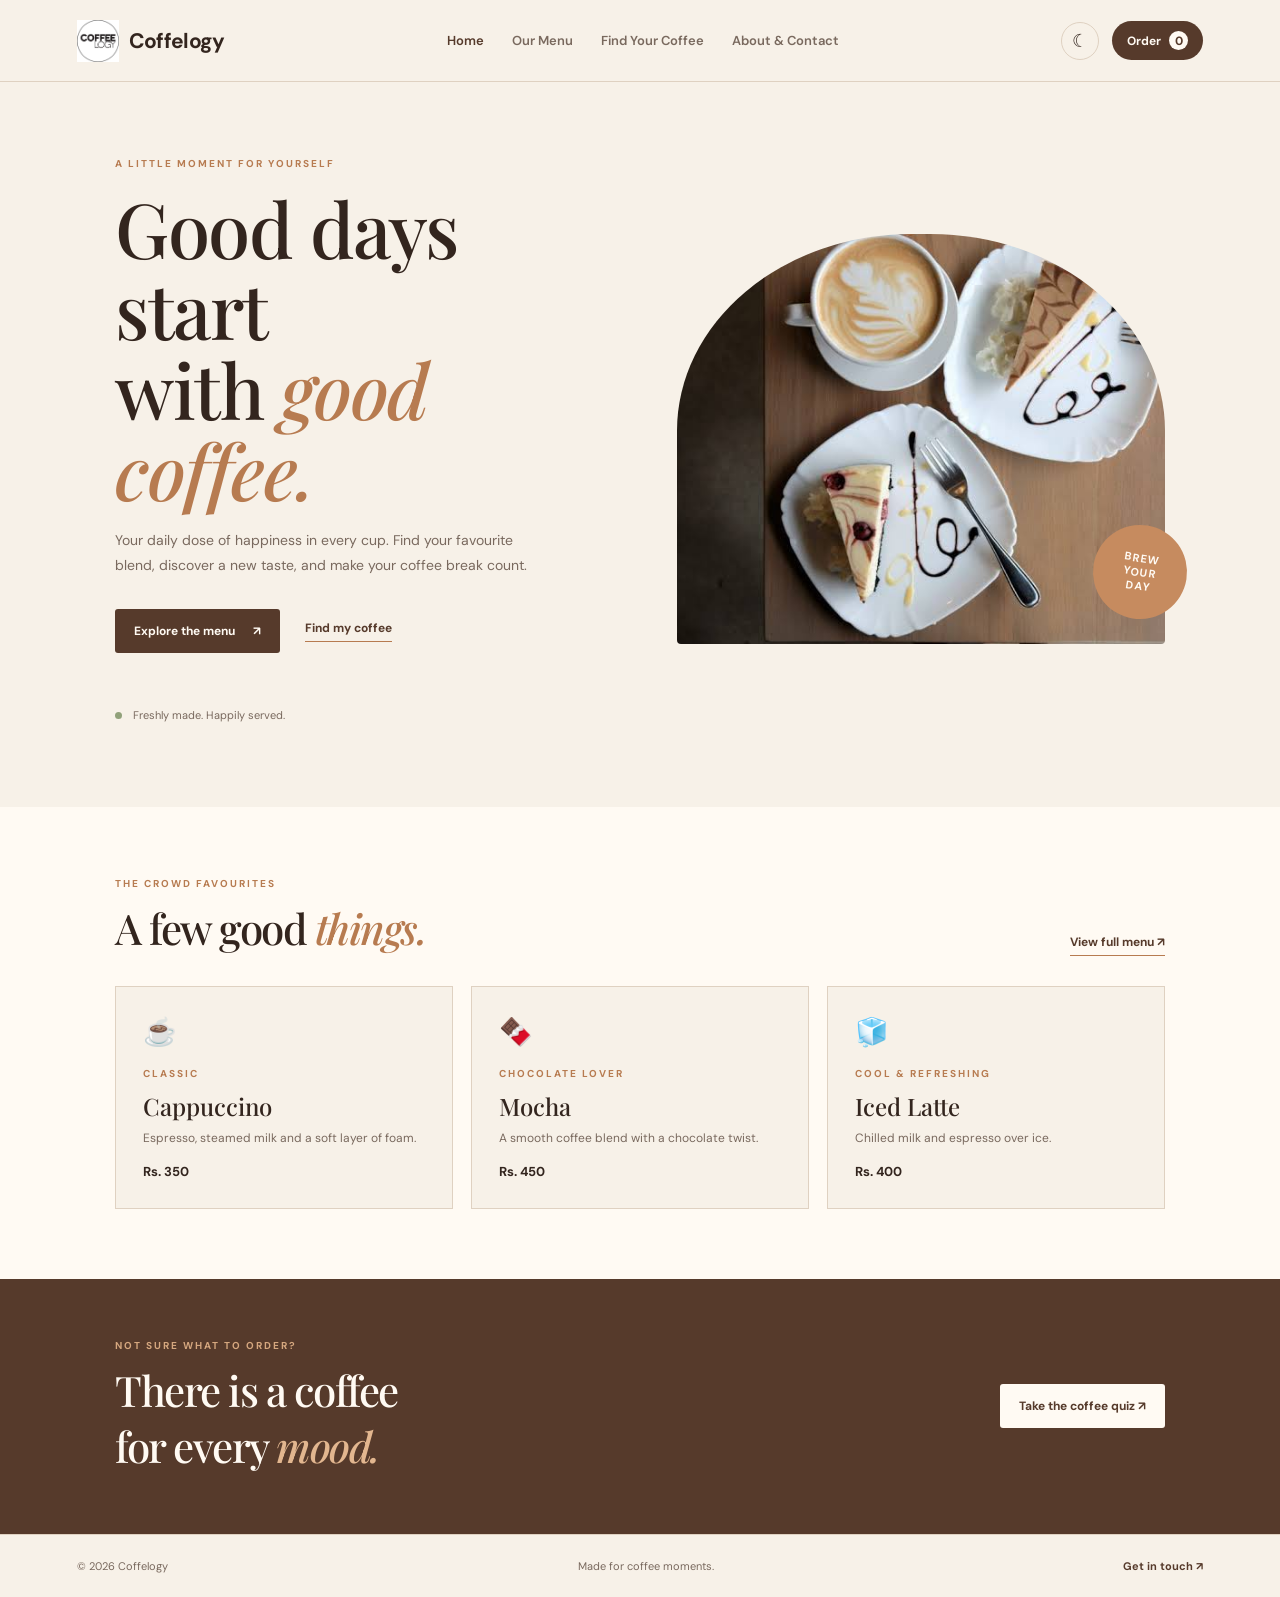
<file: index.html>
<!DOCTYPE html>
<html lang="en">
<head>
    <meta charset="UTF-8">
    <meta name="viewport" content="width=device-width, initial-scale=1.0">
    <title>Coffelogy | Home</title>
    <link rel="stylesheet" href="style.css">
    <script src="script.js" defer></script>
</head>
<body>
<header class="site-header">
    <a class="brand" href="index.html"><img src="images/coffee logo.webp" alt="Coffelogy logo"><span>Coffelogy</span></a>
    <button class="menu-toggle" aria-label="Open navigation" aria-expanded="false">☰</button>
    <nav class="nav-links">
        <a class="active" href="index.html">Home</a>
        <a href="menu.html">Our Menu</a>
        <a href="discover.html">Find Your Coffee</a>
        <a href="about.html">About & Contact</a>
    </nav>
    <div class="header-actions">
        <button class="icon-button theme-toggle" aria-label="Toggle dark mode" title="Toggle theme">☾</button>
        <a class="cart-link" href="menu.html">Order <span class="cart-count">0</span></a>
    </div>
</header>

<main>
    <section class="hero">
        <div class="hero-copy">
            <p class="eyebrow">A LITTLE MOMENT FOR YOURSELF</p>
            <h1>Good days start<br>with <em>good coffee.</em></h1>
            <p class="hero-description">Your daily dose of happiness in every cup. Find your favourite blend, discover a new taste, and make your coffee break count.</p>
            <div class="hero-buttons">
                <a class="button button-dark" href="menu.html">Explore the menu <span>↗</span></a>
                <a class="text-link" href="discover.html">Find my coffee</a>
            </div>
            <div class="hero-note"><span class="note-dot"></span> Freshly made. Happily served.</div>
        </div>
        <div class="hero-image-wrap">
            <img class="hero-image" src="images/coffee page.jpg" alt="A freshly prepared cup of coffee">
            <div class="image-sticker">BREW<br>YOUR<br>DAY</div>
        </div>
    </section>

    <section class="section featured-section">
        <div class="section-heading">
            <div><p class="eyebrow">THE CROWD FAVOURITES</p><h2>A few good <em>things.</em></h2></div>
            <a class="text-link" href="menu.html">View full menu ↗</a>
        </div>
        <div class="feature-grid">
            <article class="feature-card"><div class="feature-icon">☕</div><p class="card-tag">CLASSIC</p><h3>Cappuccino</h3><p>Espresso, steamed milk and a soft layer of foam.</p><strong>Rs. 350</strong></article>
            <article class="feature-card"><div class="feature-icon">🍫</div><p class="card-tag">CHOCOLATE LOVER</p><h3>Mocha</h3><p>A smooth coffee blend with a chocolate twist.</p><strong>Rs. 450</strong></article>
            <article class="feature-card"><div class="feature-icon">🧊</div><p class="card-tag">COOL & REFRESHING</p><h3>Iced Latte</h3><p>Chilled milk and espresso over ice.</p><strong>Rs. 400</strong></article>
        </div>
    </section>

    <section class="wide-callout">
        <div><p class="eyebrow">NOT SURE WHAT TO ORDER?</p><h2>There is a coffee<br>for every <em>mood.</em></h2></div>
        <a class="button button-light" href="discover.html">Take the coffee quiz ↗</a>
    </section>
</main>
<footer class="site-footer"><span>© 2026 Coffelogy</span><span>Made for coffee moments.</span><a href="about.html">Get in touch ↗</a></footer>
</body>
</html>
</file>
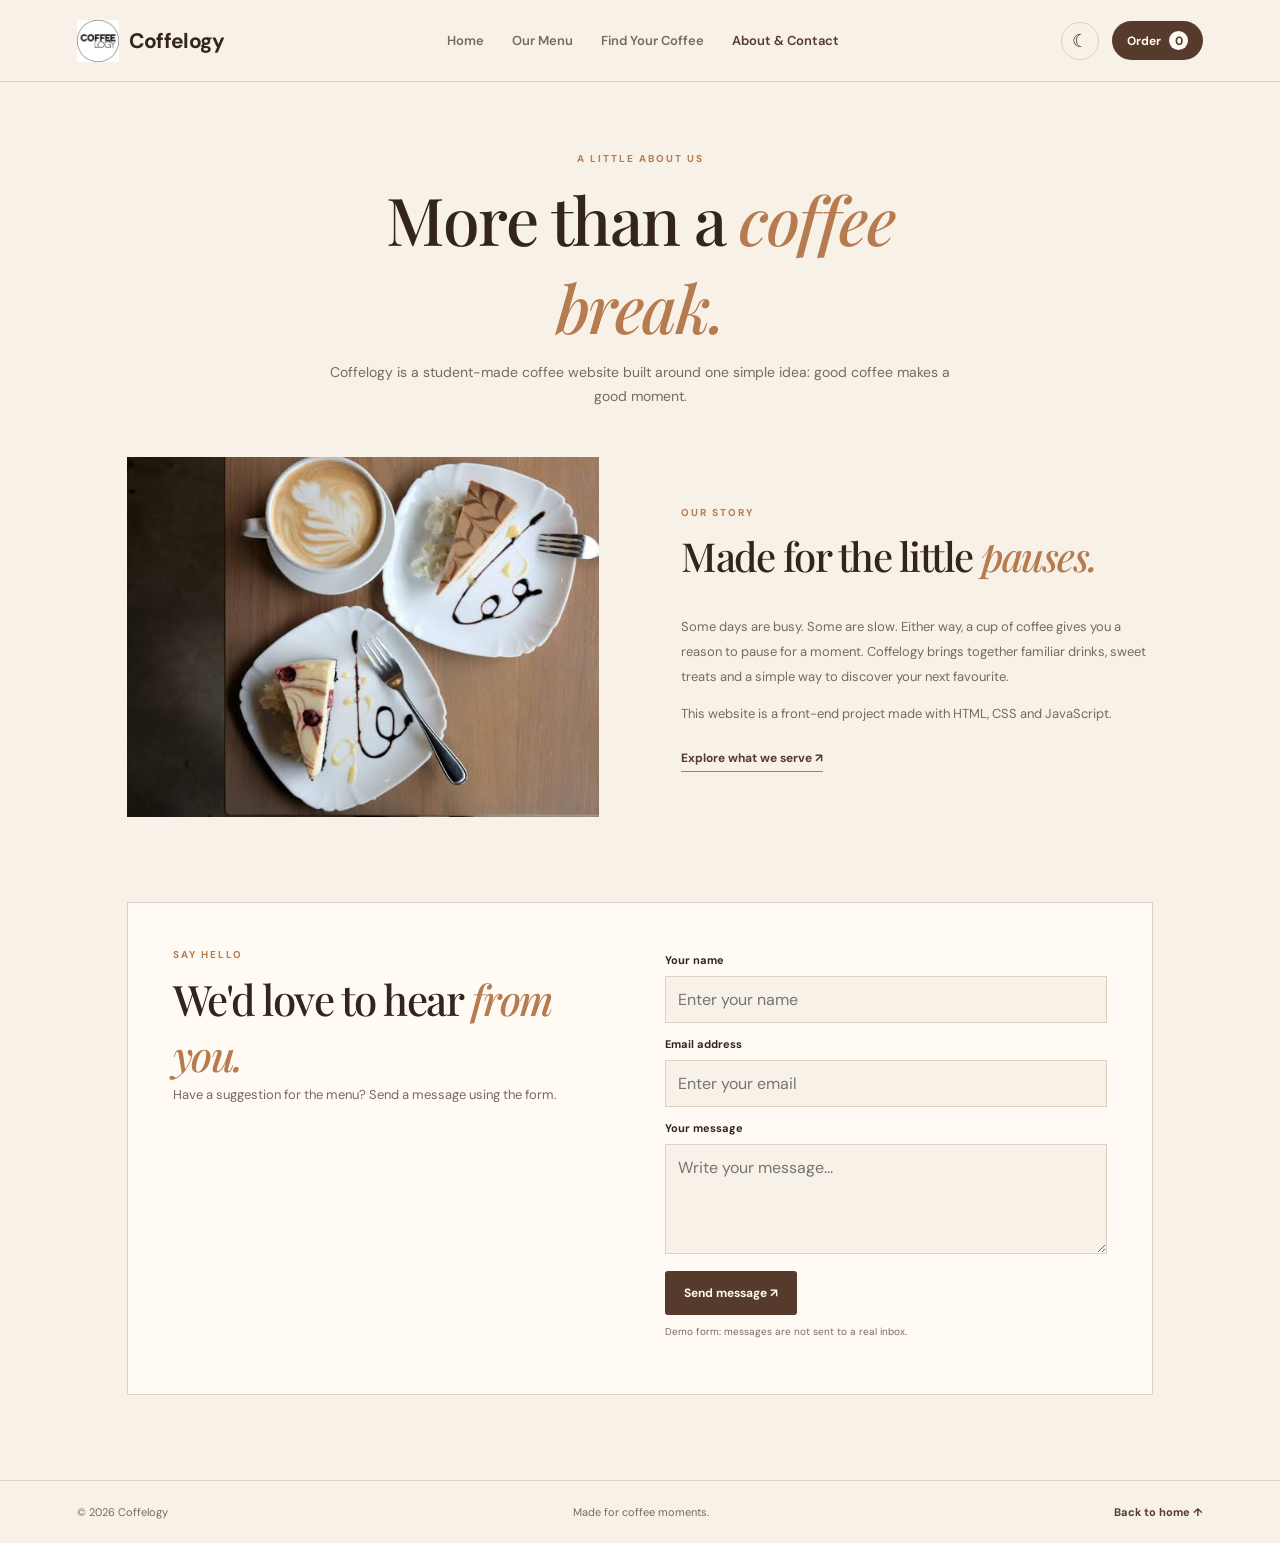
<file: about.html>
<!DOCTYPE html>
<html lang="en">
<head>
    <meta charset="UTF-8">
    <meta name="viewport" content="width=device-width, initial-scale=1.0">
    <title>Coffelogy | About & Contact</title>
    <link rel="stylesheet" href="style.css">
    <script src="script.js" defer></script>
</head>
<body>
<header class="site-header">
    <a class="brand" href="index.html"><img src="images/coffee logo.webp" alt="Coffelogy logo"><span>Coffelogy</span></a>
    <button class="menu-toggle" aria-label="Open navigation" aria-expanded="false">☰</button>
    <nav class="nav-links"><a href="index.html">Home</a><a href="menu.html">Our Menu</a><a href="discover.html">Find Your Coffee</a><a class="active" href="about.html">About & Contact</a></nav>
    <div class="header-actions"><button class="icon-button theme-toggle" aria-label="Toggle dark mode" title="Toggle theme">☾</button><a class="cart-link" href="menu.html#your-order">Order <span class="cart-count">0</span></a></div>
</header>

<main class="page-main">
    <section class="page-intro"><p class="eyebrow">A LITTLE ABOUT US</p><h1>More than a <em>coffee break.</em></h1><p>Coffelogy is a student-made coffee website built around one simple idea: good coffee makes a good moment.</p></section>
    <section class="story-layout"><div class="story-image"><img src="images/coffee page.jpg" alt="Coffee prepared for a relaxing break"></div><div class="story-copy"><p class="eyebrow">OUR STORY</p><h2>Made for the little <em>pauses.</em></h2><p>Some days are busy. Some are slow. Either way, a cup of coffee gives you a reason to pause for a moment. Coffelogy brings together familiar drinks, sweet treats and a simple way to discover your next favourite.</p><p>This website is a front-end project made with HTML, CSS and JavaScript.</p><a class="text-link" href="menu.html">Explore what we serve ↗</a></div></section>
    <section class="contact-section">
        <div><p class="eyebrow">SAY HELLO</p><h2>We'd love to hear <em>from you.</em></h2><p>Have a suggestion for the menu? Send a message using the form.</p></div>
        <form class="contact-form" id="contact-form">
            <label for="visitor-name">Your name</label><input id="visitor-name" type="text" placeholder="Enter your name" required>
            <label for="visitor-email">Email address</label><input id="visitor-email" type="email" placeholder="Enter your email" required>
            <label for="visitor-message">Your message</label><textarea id="visitor-message" rows="4" placeholder="Write your message..." required></textarea>
            <button class="button button-dark" type="submit">Send message ↗</button>
            <p class="form-message" id="form-message" aria-live="polite">Demo form: messages are not sent to a real inbox.</p>
        </form>
    </section>
</main>
<footer class="site-footer"><span>© 2026 Coffelogy</span><span>Made for coffee moments.</span><a href="index.html">Back to home ↑</a></footer>
</body>
</html>
</file>
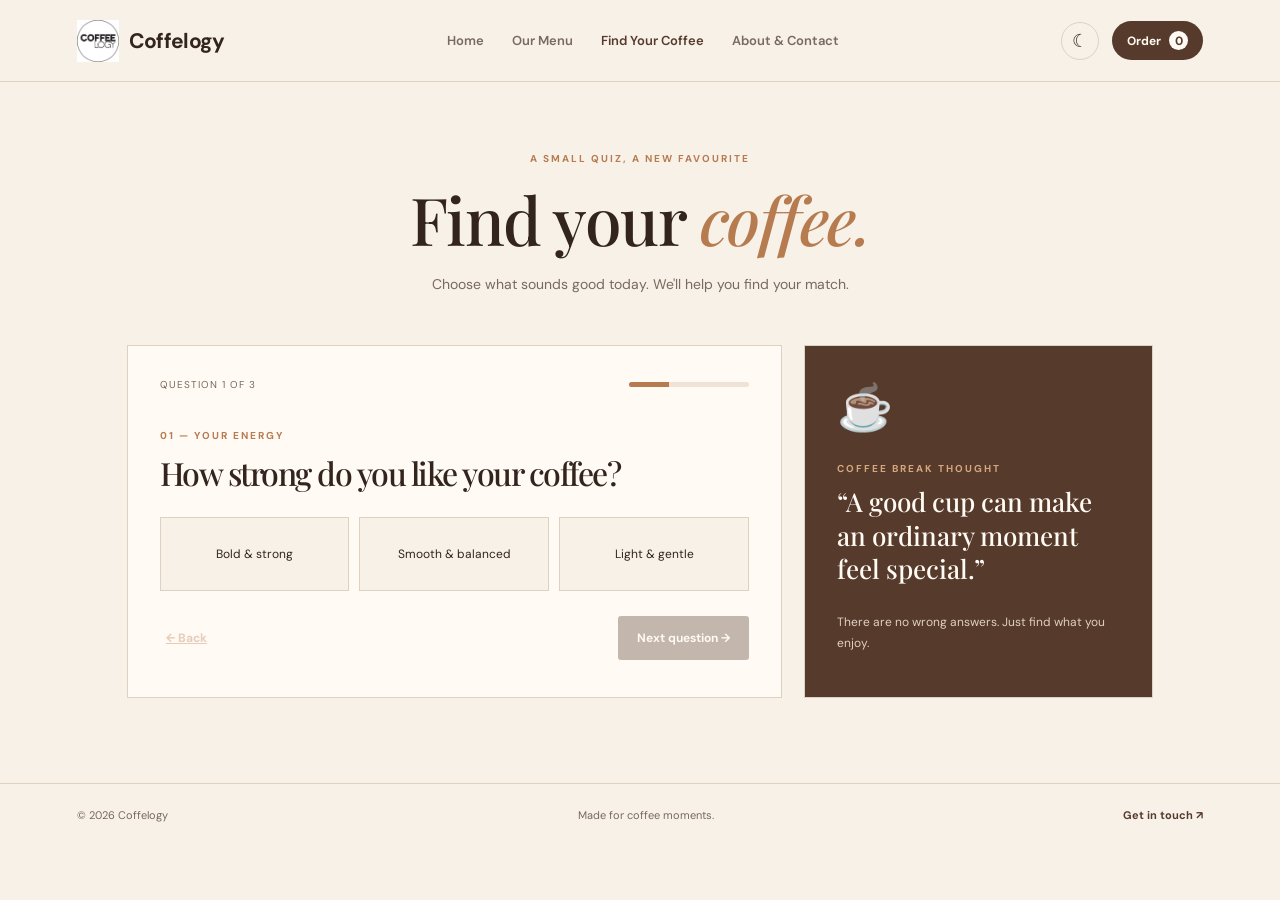
<file: discover.html>
<!DOCTYPE html>
<html lang="en">
<head>
    <meta charset="UTF-8">
    <meta name="viewport" content="width=device-width, initial-scale=1.0">
    <title>Coffelogy | Find Your Coffee</title>
    <link rel="stylesheet" href="style.css">
    <script src="script.js" defer></script>
</head>
<body>
<header class="site-header">
    <a class="brand" href="index.html"><img src="images/coffee logo.webp" alt="Coffelogy logo"><span>Coffelogy</span></a>
    <button class="menu-toggle" aria-label="Open navigation" aria-expanded="false">☰</button>
    <nav class="nav-links"><a href="index.html">Home</a><a href="menu.html">Our Menu</a><a class="active" href="discover.html">Find Your Coffee</a><a href="about.html">About & Contact</a></nav>
    <div class="header-actions"><button class="icon-button theme-toggle" aria-label="Toggle dark mode" title="Toggle theme">☾</button><a class="cart-link" href="menu.html#your-order">Order <span class="cart-count">0</span></a></div>
</header>

<main class="page-main">
    <section class="page-intro"><p class="eyebrow">A SMALL QUIZ, A NEW FAVOURITE</p><h1>Find your <em>coffee.</em></h1><p>Choose what sounds good today. We'll help you find your match.</p></section>
    <section class="quiz-layout">
        <div class="quiz-card">
            <div class="quiz-progress"><span id="quiz-progress-text">QUESTION 1 OF 3</span><div class="progress-track"><span id="quiz-progress-bar"></span></div></div>
            <div class="quiz-question active" data-step="1"><p class="eyebrow">01 — YOUR ENERGY</p><h2>How strong do you like your coffee?</h2><div class="choice-grid"><button class="choice-button" data-group="strength" data-value="strong">Bold & strong</button><button class="choice-button" data-group="strength" data-value="balanced">Smooth & balanced</button><button class="choice-button" data-group="strength" data-value="mild">Light & gentle</button></div></div>
            <div class="quiz-question" data-step="2"><p class="eyebrow">02 — YOUR FLAVOUR</p><h2>What flavour are you in the mood for?</h2><div class="choice-grid"><button class="choice-button" data-group="flavour" data-value="chocolate">Chocolate</button><button class="choice-button" data-group="flavour" data-value="classic">Classic coffee</button><button class="choice-button" data-group="flavour" data-value="fresh">Fresh & refreshing</button></div></div>
            <div class="quiz-question" data-step="3"><p class="eyebrow">03 — YOUR STYLE</p><h2>How do you take your coffee?</h2><div class="choice-grid"><button class="choice-button" data-group="style" data-value="milk">With milk</button><button class="choice-button" data-group="style" data-value="black">Black</button><button class="choice-button" data-group="style" data-value="iced">Over ice</button></div></div>
            <div class="quiz-controls"><button class="clear-button" id="quiz-back" disabled>← Back</button><button class="button button-dark" id="quiz-next" disabled>Next question →</button></div>
        </div>
        <aside class="quiz-aside"><div class="aside-symbol">☕</div><p class="eyebrow">COFFEE BREAK THOUGHT</p><h3>“A good cup can make an ordinary moment feel special.”</h3><p>There are no wrong answers. Just find what you enjoy.</p></aside>
    </section>
    <section class="result-card hidden" id="quiz-result" aria-live="polite"><p class="eyebrow">YOUR COFFELOGY MATCH</p><div class="result-icon" id="result-icon">☕</div><h2 id="result-name">Cappuccino</h2><p id="result-description"></p><div class="result-actions"><a class="button button-dark" href="menu.html">See the menu ↗</a><button class="clear-button" id="quiz-restart">Try again</button></div></section>
</main>
<footer class="site-footer"><span>© 2026 Coffelogy</span><span>Made for coffee moments.</span><a href="about.html">Get in touch ↗</a></footer>
</body>
</html>
</file>
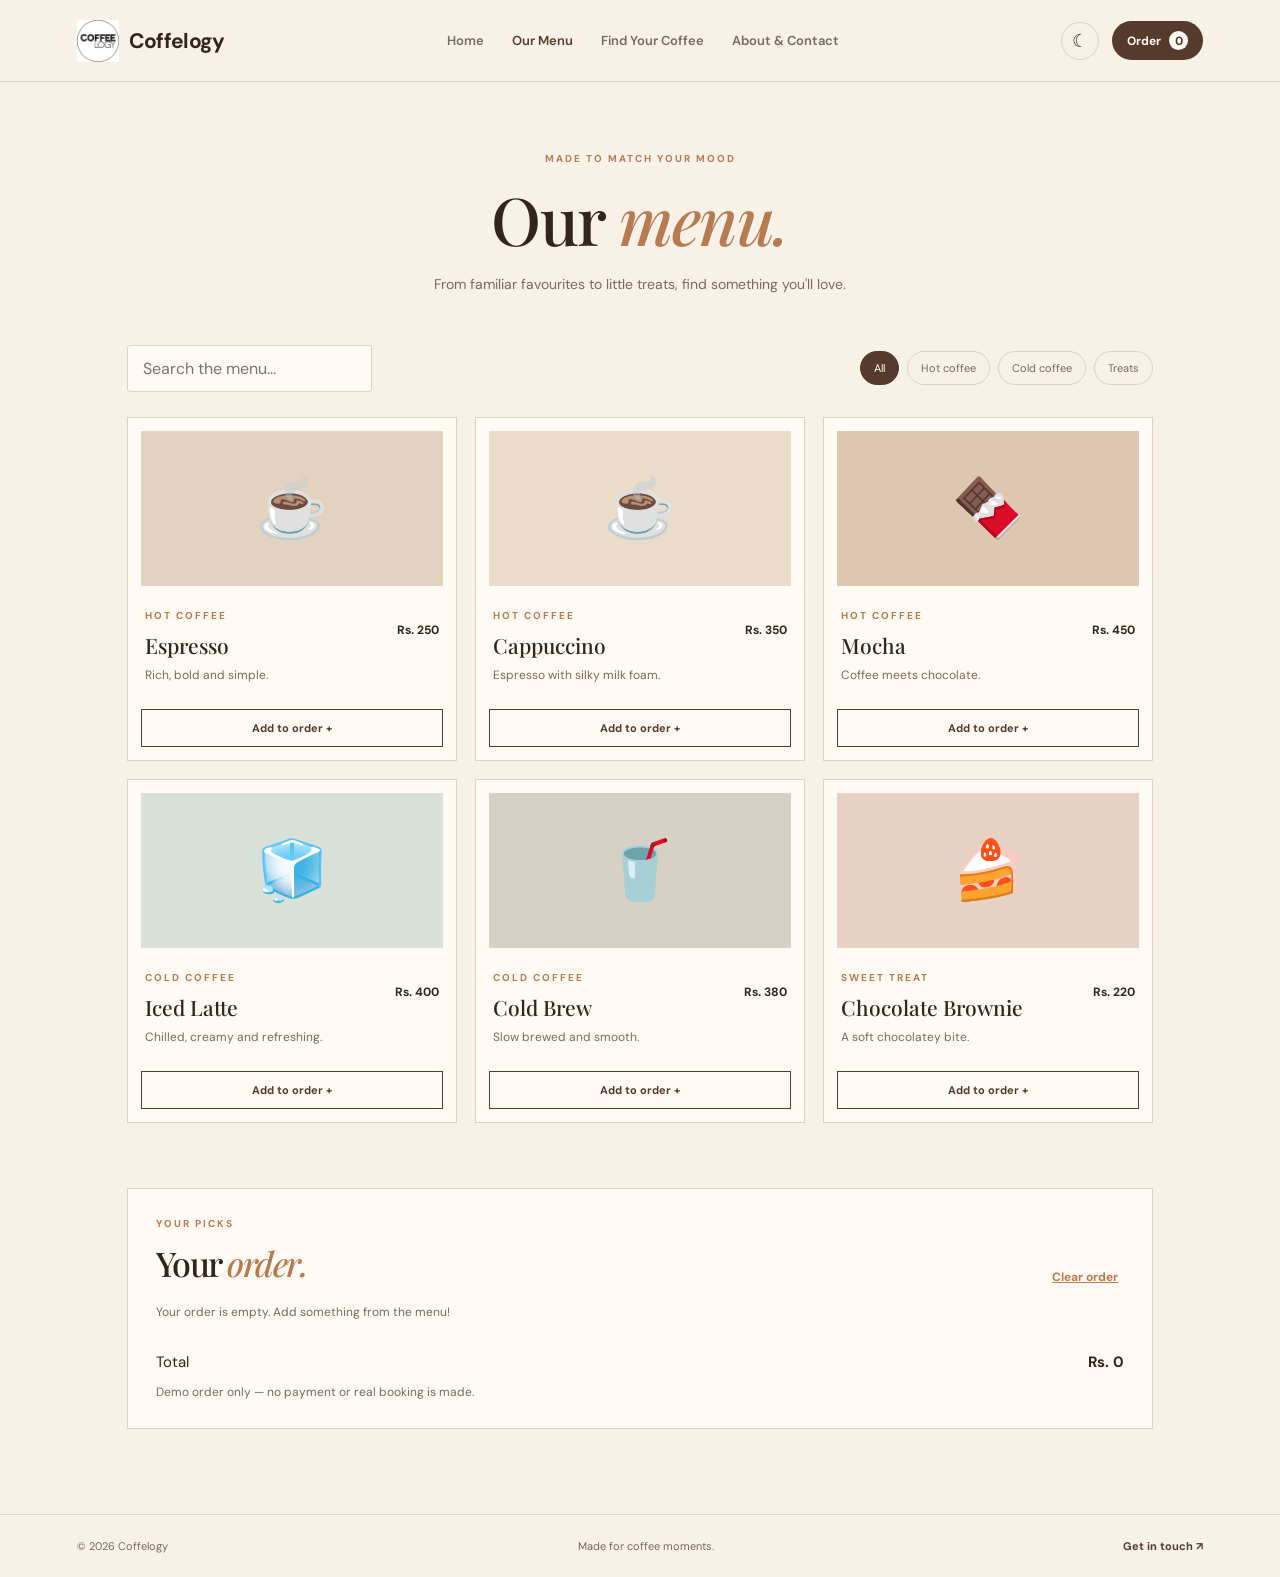
<file: menu.html>
<!DOCTYPE html>
<html lang="en">
<head>
    <meta charset="UTF-8">
    <meta name="viewport" content="width=device-width, initial-scale=1.0">
    <title>Coffelogy | Our Menu</title>
    <link rel="stylesheet" href="style.css">
    <script src="script.js" defer></script>
</head>
<body>
<header class="site-header">
    <a class="brand" href="index.html"><img src="images/coffee logo.webp" alt="Coffelogy logo"><span>Coffelogy</span></a>
    <button class="menu-toggle" aria-label="Open navigation" aria-expanded="false">☰</button>
    <nav class="nav-links"><a href="index.html">Home</a><a class="active" href="menu.html">Our Menu</a><a href="discover.html">Find Your Coffee</a><a href="about.html">About & Contact</a></nav>
    <div class="header-actions"><button class="icon-button theme-toggle" aria-label="Toggle dark mode" title="Toggle theme">☾</button><a class="cart-link" href="#your-order">Order <span class="cart-count">0</span></a></div>
</header>

<main class="page-main">
    <section class="page-intro"><p class="eyebrow">MADE TO MATCH YOUR MOOD</p><h1>Our <em>menu.</em></h1><p>From familiar favourites to little treats, find something you'll love.</p></section>
    <section class="menu-tools">
        <input type="search" id="menu-search" placeholder="Search the menu..." aria-label="Search menu">
        <div class="filter-buttons" aria-label="Filter menu">
            <button class="filter-button selected" data-filter="all">All</button>
            <button class="filter-button" data-filter="hot">Hot coffee</button>
            <button class="filter-button" data-filter="cold">Cold coffee</button>
            <button class="filter-button" data-filter="treat">Treats</button>
        </div>
    </section>
    <section class="menu-grid" id="menu-grid">
        <article class="menu-card" data-category="hot" data-name="espresso"><div class="product-art art-espresso">☕</div><div class="menu-card-info"><div><span class="card-tag">HOT COFFEE</span><h3>Espresso</h3><p>Rich, bold and simple.</p></div><strong>Rs. 250</strong></div><button class="add-button" data-name="Espresso" data-price="250">Add to order +</button></article>
        <article class="menu-card" data-category="hot" data-name="cappuccino"><div class="product-art art-cappuccino">☕</div><div class="menu-card-info"><div><span class="card-tag">HOT COFFEE</span><h3>Cappuccino</h3><p>Espresso with silky milk foam.</p></div><strong>Rs. 350</strong></div><button class="add-button" data-name="Cappuccino" data-price="350">Add to order +</button></article>
        <article class="menu-card" data-category="hot" data-name="mocha"><div class="product-art art-mocha">🍫</div><div class="menu-card-info"><div><span class="card-tag">HOT COFFEE</span><h3>Mocha</h3><p>Coffee meets chocolate.</p></div><strong>Rs. 450</strong></div><button class="add-button" data-name="Mocha" data-price="450">Add to order +</button></article>
        <article class="menu-card" data-category="cold" data-name="iced latte"><div class="product-art art-iced">🧊</div><div class="menu-card-info"><div><span class="card-tag">COLD COFFEE</span><h3>Iced Latte</h3><p>Chilled, creamy and refreshing.</p></div><strong>Rs. 400</strong></div><button class="add-button" data-name="Iced Latte" data-price="400">Add to order +</button></article>
        <article class="menu-card" data-category="cold" data-name="cold brew"><div class="product-art art-coldbrew">🥤</div><div class="menu-card-info"><div><span class="card-tag">COLD COFFEE</span><h3>Cold Brew</h3><p>Slow brewed and smooth.</p></div><strong>Rs. 380</strong></div><button class="add-button" data-name="Cold Brew" data-price="380">Add to order +</button></article>
        <article class="menu-card" data-category="treat" data-name="brownie"><div class="product-art art-brownie">🍰</div><div class="menu-card-info"><div><span class="card-tag">SWEET TREAT</span><h3>Chocolate Brownie</h3><p>A soft chocolatey bite.</p></div><strong>Rs. 220</strong></div><button class="add-button" data-name="Chocolate Brownie" data-price="220">Add to order +</button></article>
    </section>
    <section class="order-panel" id="your-order">
        <div class="section-heading"><div><p class="eyebrow">YOUR PICKS</p><h2>Your <em>order.</em></h2></div><button class="clear-button" id="clear-cart">Clear order</button></div>
        <div id="cart-items" class="cart-items"><p class="empty-cart">Your order is empty. Add something from the menu!</p></div>
        <div class="cart-total"><span>Total</span><strong id="cart-total">Rs. 0</strong></div>
        <p class="small-note">Demo order only — no payment or real booking is made.</p>
    </section>
</main>
<footer class="site-footer"><span>© 2026 Coffelogy</span><span>Made for coffee moments.</span><a href="about.html">Get in touch ↗</a></footer>
</body>
</html>
</file>
<file: style.css>
@import url('https://fonts.googleapis.com/css2?family=DM+Sans:wght@400;500;600;700&family=Playfair+Display:ital,wght@0,500;0,600;0,700;1,500;1,600&display=swap');


:root {
    --bg: #f7f1e8;
    --surface: #fffaf3;
    --surface-2: #eee3d5;
    --text: #33251e;
    --muted: #79695e;
    --brown: #563a2b;
    --brown-dark: #35231b;
    --line: #dfd1c1;
    --accent: #b77b50;
}
* { box-sizing: border-box; }
html { scroll-behavior: smooth; }
body { margin: 0; background: var(--bg); color: var(--text); font-family: 'DM Sans', Arial, sans-serif; transition: background .25s, color .25s; }
a { color: inherit; text-decoration: none; }
button, input, textarea { font: inherit; }
button { cursor: pointer; }
.site-header { min-height: 82px; padding: 14px 6%; display: flex; align-items: center; justify-content: space-between; gap: 24px; border-bottom: 1px solid var(--line); }
.brand { display: flex; align-items: center; gap: 10px; font-weight: 700; font-size: 21px; letter-spacing: -.7px; }
.brand img { width: 42px; height: 42px; object-fit: contain; }
.nav-links { display: flex; gap: 28px; align-items: center; }
.nav-links a { color: var(--muted); font-size: 13px; font-weight: 600; transition: color .2s; }
.nav-links a:hover, .nav-links a.active { color: var(--brown); }
.header-actions { display: flex; align-items: center; gap: 13px; }
.icon-button { width: 38px; height: 38px; border: 1px solid var(--line); border-radius: 50%; background: transparent; color: var(--text); font-size: 18px; }
.cart-link { background: var(--brown); color: #fffaf3; border-radius: 30px; padding: 10px 15px; font-size: 12px; font-weight: 700; }
.cart-count { display: inline-grid; place-items: center; min-width: 19px; height: 19px; padding: 0 4px; margin-left: 5px; background: #fffaf3; color: var(--brown); border-radius: 50%; }
.menu-toggle { display: none; border: 0; background: transparent; color: var(--text); font-size: 25px; }
.hero { display: grid; grid-template-columns: 1fr 1fr; align-items: center; gap: 7%; padding: 75px 9% 85px; min-height: 570px; }
.hero-copy { max-width: 540px; }
.eyebrow, .card-tag { color: var(--accent); font-size: 10px; font-weight: 700; letter-spacing: 2px; }
h1, h2, h3, p { margin-top: 0; }
h1, h2 { font-family: 'Playfair Display', Georgia, serif; font-weight: 500; letter-spacing: -1.5px; }
.hero h1 { font-size: clamp(48px, 6vw, 76px); line-height: 1.06; margin: 18px 0; }
h1 em, h2 em { color: var(--accent); font-weight: 500; }
.hero-description { color: var(--muted); max-width: 440px; line-height: 1.8; font-size: 14px; }
.hero-buttons { display: flex; align-items: center; gap: 25px; margin-top: 30px; }
.button { display: inline-flex; justify-content: center; align-items: center; gap: 18px; border: 0; border-radius: 3px; padding: 14px 19px; font-size: 12px; font-weight: 700; transition: transform .2s, background .2s; }
.button:hover, .add-button:hover { transform: translateY(-3px); }
.button-dark { background: var(--brown); color: #fffaf3; }
.button-dark:hover { background: var(--brown-dark); }
.button-light { background: var(--surface); color: var(--brown); }
.text-link { color: var(--brown); font-size: 12px; font-weight: 700; border-bottom: 1px solid var(--accent); padding-bottom: 5px; }
.hero-note { margin-top: 55px; color: var(--muted); font-size: 11px; }
.note-dot { display: inline-block; width: 7px; height: 7px; background: #91a17a; border-radius: 50%; margin-right: 8px; }
.hero-image-wrap { position: relative; max-width: 510px; justify-self: end; width: 100%; }
.hero-image { display: block; width: 100%; height: 410px; object-fit: cover; border-radius: 48% 48% 4px 4px; }
.image-sticker { position: absolute; right: -22px; bottom: 25px; display: grid; place-content: center; width: 94px; height: 94px; border-radius: 50%; background: #c68b5f; color: #fffaf3; text-align: center; font-size: 11px; line-height: 1.3; font-weight: 700; letter-spacing: 1px; transform: rotate(9deg); }
.section { padding: 70px 9%; }
.featured-section { background: var(--surface); }
.section-heading { display: flex; justify-content: space-between; align-items: end; gap: 20px; margin-bottom: 30px; }
.section-heading h2, .wide-callout h2, .contact-section h2 { font-size: 42px; margin: 8px 0 0; }
.feature-grid { display: grid; grid-template-columns: repeat(3, 1fr); gap: 18px; }
.feature-card { padding: 27px; background: var(--bg); border: 1px solid var(--line); min-height: 220px; transition: transform .2s; }
.feature-card:hover, .menu-card:hover { transform: translateY(-5px); }
.feature-icon { font-size: 27px; margin-bottom: 18px; }
.feature-card h3, .menu-card h3 { font-family: 'Playfair Display', Georgia, serif; font-size: 24px; font-weight: 500; margin: 7px 0; }
.feature-card p:not(.card-tag), .menu-card p { color: var(--muted); font-size: 12px; line-height: 1.6; }
.feature-card strong { font-size: 13px; }
.wide-callout { display: flex; align-items: center; justify-content: space-between; gap: 25px; padding: 60px 9%; background: var(--brown); color: #fffaf3; }
.wide-callout .eyebrow { color: #d5a77f; }
.wide-callout h2 em { color: #e2b68f; }
.site-footer { display: flex; justify-content: space-between; gap: 20px; padding: 24px 6%; color: var(--muted); font-size: 11px; border-top: 1px solid var(--line); }
.site-footer a { color: var(--brown); font-weight: 700; }
.page-main { max-width: 1180px; margin: auto; padding: 55px 6% 85px; }
.page-intro { text-align: center; margin: 15px auto 48px; max-width: 650px; }
.page-intro h1 { font-size: clamp(48px, 6vw, 66px); margin: 10px 0; }
.page-intro > p:last-child { color: var(--muted); font-size: 14px; line-height: 1.7; }
.menu-tools { display: flex; justify-content: space-between; align-items: center; gap: 20px; margin-bottom: 25px; }
#menu-search { width: 245px; padding: 12px 15px; border: 1px solid var(--line); background: var(--surface); color: var(--text); border-radius: 3px; outline: none; }
#menu-search:focus, .contact-form input:focus, .contact-form textarea:focus { border-color: var(--accent); }
.filter-buttons { display: flex; flex-wrap: wrap; gap: 8px; }
.filter-button { border: 1px solid var(--line); background: transparent; color: var(--muted); padding: 9px 13px; border-radius: 30px; font-size: 11px; }
.filter-button.selected { background: var(--brown); color: white; border-color: var(--brown); }
.menu-grid { display: grid; grid-template-columns: repeat(3, 1fr); gap: 18px; }
.menu-card { background: var(--surface); border: 1px solid var(--line); padding: 13px; transition: transform .2s; }
.product-art { height: 155px; display: grid; place-items: center; font-size: 58px; background: var(--surface-2); }
.art-espresso { background: #e4d2c1; }.art-cappuccino { background: #eadcc9; }.art-mocha { background: #ddc7b1; }.art-iced { background: #d8e0d8; }.art-coldbrew { background: #d7d0c4; }.art-brownie { background: #e7d1c5; }
.menu-card-info { display: flex; justify-content: space-between; gap: 10px; align-items: start; padding: 17px 4px 12px; }
.menu-card h3 { font-size: 21px; }
.menu-card-info strong { white-space: nowrap; font-size: 12px; padding-top: 19px; }
.add-button { width: 100%; padding: 11px; background: transparent; border: 1px solid var(--brown); color: var(--brown); font-size: 11px; font-weight: 700; transition: .2s; }
.add-button:hover { background: var(--brown); color: white; }
.order-panel { margin-top: 65px; padding: 28px; background: var(--surface); border: 1px solid var(--line); }
.order-panel .section-heading { margin-bottom: 18px; }
.order-panel h2 { font-size: 34px; }
.clear-button { border: 0; background: transparent; color: var(--accent); font-size: 12px; font-weight: 700; text-decoration: underline; }
.empty-cart, .small-note { color: var(--muted); font-size: 12px; }
.cart-row { display: grid; grid-template-columns: 1fr auto auto; gap: 20px; align-items: center; padding: 12px 0; border-bottom: 1px solid var(--line); font-size: 13px; }
.cart-row strong { font-size: 12px; }
.remove-item { border: 0; background: transparent; color: #a25c46; font-size: 11px; }
.cart-total { display: flex; justify-content: space-between; padding-top: 20px; font-size: 15px; }
.small-note { margin: 12px 0 0; }
.quiz-layout { display: grid; grid-template-columns: 1.5fr .8fr; gap: 22px; align-items: stretch; }
.quiz-card, .quiz-aside, .result-card { padding: 32px; background: var(--surface); border: 1px solid var(--line); }
.quiz-progress { display: flex; justify-content: space-between; align-items: center; gap: 15px; color: var(--muted); font-size: 10px; letter-spacing: 1px; }
.progress-track { width: 120px; height: 5px; background: var(--surface-2); border-radius: 10px; overflow: hidden; }
.progress-track span { display: block; width: 33.33%; height: 100%; background: var(--accent); transition: width .2s; }
.quiz-question { display: none; padding: 38px 0 25px; }
.quiz-question.active { display: block; }
.quiz-question h2 { font-size: 32px; line-height: 1.2; margin: 12px 0 25px; }
.choice-grid { display: grid; grid-template-columns: repeat(3, 1fr); gap: 10px; }
.choice-button { min-height: 74px; padding: 12px; background: var(--bg); border: 1px solid var(--line); color: var(--text); font-size: 12px; transition: .2s; }
.choice-button:hover, .choice-button.chosen { border-color: var(--accent); background: var(--surface-2); }
.quiz-controls { display: flex; justify-content: space-between; align-items: center; }
.quiz-controls button:disabled { opacity: .35; cursor: not-allowed; }
.quiz-aside { display: flex; flex-direction: column; justify-content: center; background: var(--brown); color: #fffaf3; }
.aside-symbol { font-size: 45px; margin-bottom: 25px; }
.quiz-aside .eyebrow { color: #d5a77f; }
.quiz-aside h3 { font-family: 'Playfair Display', Georgia, serif; font-size: 26px; font-weight: 500; line-height: 1.3; }
.quiz-aside p:last-child { color: #e0d0c2; font-size: 12px; line-height: 1.7; }
.result-card { text-align: center; max-width: 650px; margin: 30px auto 0; }
.result-icon { font-size: 55px; margin: 10px 0; }
.result-card h2 { font-size: 40px; margin: 5px; }
.result-card > p:not(.eyebrow) { color: var(--muted); line-height: 1.7; }
.result-actions { display: flex; justify-content: center; align-items: center; gap: 22px; margin-top: 22px; }
.story-layout { display: grid; grid-template-columns: 1fr 1fr; gap: 8%; align-items: center; margin: 20px 0 80px; }
.story-image img { width: 100%; height: 360px; object-fit: cover; }
.story-copy h2 { font-size: 40px; }
.story-copy p:not(.eyebrow) { color: var(--muted); font-size: 13px; line-height: 1.9; }
.story-copy .text-link { display: inline-block; margin-top: 10px; }
.contact-section { display: grid; grid-template-columns: .9fr 1fr; gap: 10%; padding: 45px; background: var(--surface); border: 1px solid var(--line); }
.contact-section > div > p:last-child { color: var(--muted); font-size: 13px; line-height: 1.8; }
.contact-form { display: flex; flex-direction: column; gap: 9px; }
.contact-form label { font-size: 11px; font-weight: 700; margin-top: 5px; }
.contact-form input, .contact-form textarea { padding: 12px; border: 1px solid var(--line); background: var(--bg); color: var(--text); outline: none; resize: vertical; }
.contact-form .button { align-self: start; margin-top: 8px; }
.form-message { color: var(--muted); font-size: 10px; line-height: 1.5; }
.hidden { display: none !important; }
.dark-mode { --bg: #211b18; --surface: #2d2420; --surface-2: #40332c; --text: #f5e9dc; --muted: #c0aea0; --brown: #bd8b67; --brown-dark: #9e6e4d; --line: #514137; --accent: #d7a47d; }
.dark-mode .cart-link, .dark-mode .button-dark, .dark-mode .filter-button.selected { color: #211b18; }
.dark-mode .cart-count { background: #211b18; color: #f5e9dc; }
.dark-mode .feature-card { background: var(--surface); }
.dark-mode .wide-callout { background: #392920; }
.dark-mode .quiz-aside { background: #392920; }
.dark-mode .button-light { color: #392920; }
@media (max-width: 900px) {
    .site-header { flex-wrap: wrap; padding: 13px 5%; }
    .menu-toggle { display: block; margin-left: auto; }
    .nav-links { display: none; order: 4; width: 100%; flex-direction: column; align-items: flex-start; gap: 15px; padding: 12px 0; }
    .nav-links.nav-open { display: flex; }
    .header-actions { margin-left: 0; }
    .hero { padding: 55px 7%; gap: 5%; }
    .hero-image { height: 330px; }
    .menu-grid { grid-template-columns: repeat(2, 1fr); }
}
@media (max-width: 650px) {
    .site-header { gap: 10px; }
    .brand { font-size: 18px; }
    .brand img { width: 35px; height: 35px; }
    .header-actions { gap: 7px; }
    .hero { grid-template-columns: 1fr; padding: 48px 7%; }
    .hero h1 { font-size: 53px; }
    .hero-image-wrap { justify-self: center; margin-top: 35px; max-width: 420px; }
    .hero-image { height: 300px; }
    .hero-note { margin-top: 30px; }
    .section { padding: 50px 7%; }
    .section-heading { align-items: start; flex-direction: column; }
    .feature-grid, .menu-grid { grid-template-columns: 1fr; }
    .wide-callout { align-items: flex-start; flex-direction: column; padding: 45px 7%; }
    .site-footer { flex-wrap: wrap; padding: 20px 7%; }
    .page-main { padding: 40px 6% 60px; }
    .menu-tools { align-items: stretch; flex-direction: column; }
    #menu-search { width: 100%; }
    .quiz-layout, .story-layout, .contact-section { grid-template-columns: 1fr; }
    .quiz-card, .quiz-aside { padding: 23px; }
    .choice-grid { grid-template-columns: 1fr; }
    .choice-button { min-height: 55px; }
    .quiz-question h2 { font-size: 27px; }
    .quiz-aside { min-height: 230px; }
    .story-layout { gap: 30px; margin-bottom: 50px; }
    .story-image img { height: 260px; }
    .contact-section { padding: 25px; gap: 25px; }
    .result-actions { flex-direction: column; }
}
/* Manual improvement: keyboard accessibility */
a:focus-visible,
button:focus-visible {
    outline: 3px solid #b7793e;
    outline-offset: 4px;
}
</file>
